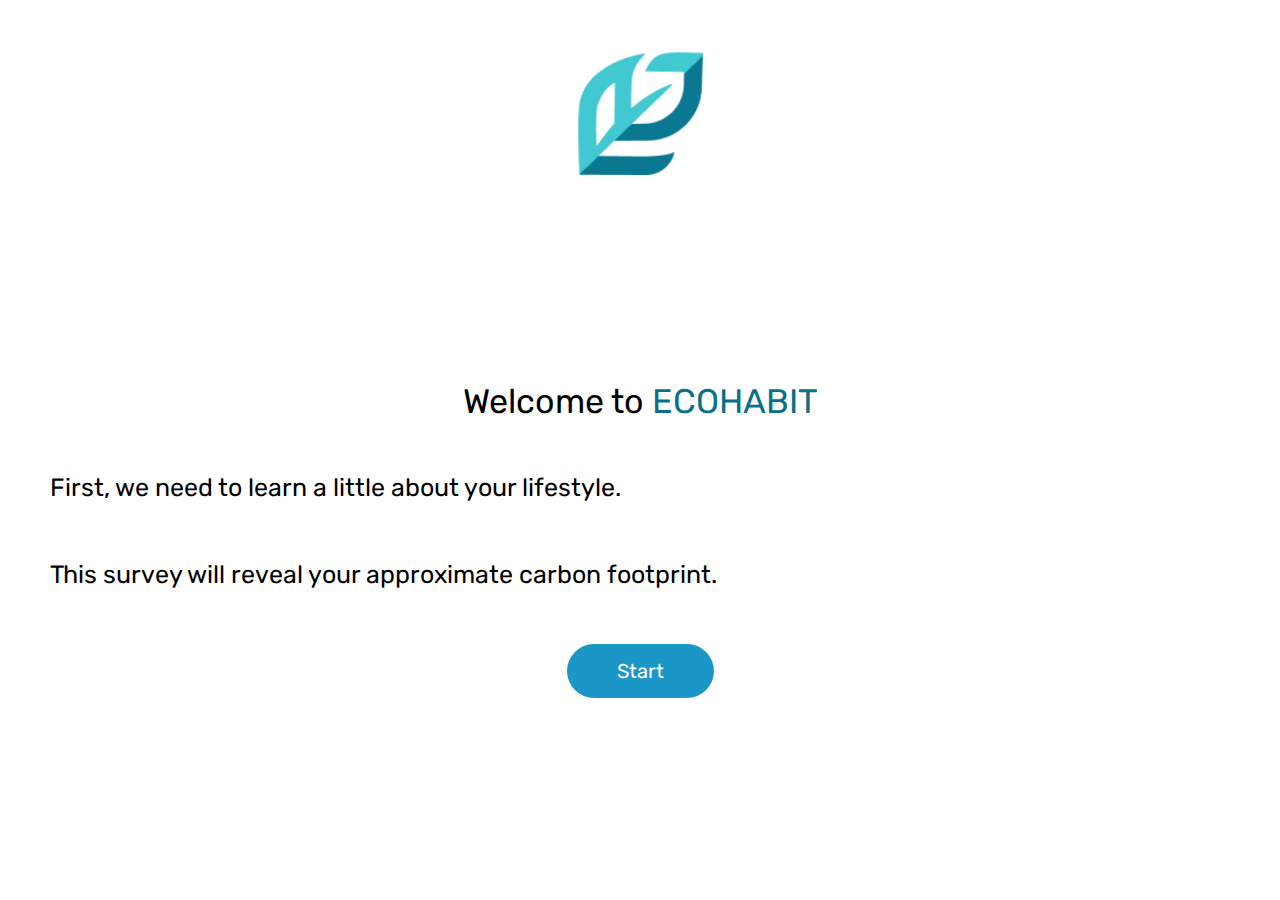
<file: index.html>
<!DOCTYPE html>

<head>
	<meta charset="UTF-8">
    <meta name="viewport" content="width= 479px, initial-scale=1.0">
    <link rel="stylesheet" href="https://fonts.googleapis.com/css?family=Rubik">
	<link rel="stylesheet" type="text/css" href="css/reset.css">
	<link rel="stylesheet" type="text/css" href="css/style.css">

	<title>ECOHABIT | Quiz</title>

</head>
<body>

<div class = "container">

	<div id="logo_mark">
		<a href="home.html"><img src="css/img/logo_mark.png" alt="logo mark"></a>
    </div>

    <div id="welcome">
    <h1>
    Welcome to <span id="brand">ECOHABIT</span>
    </h1>
    </div>

    <div id = "instructions">
    <p>
    First, we need to learn a little about your lifestyle.
    </p>

    <p>
    This survey will reveal your approximate carbon footprint.
    </p>
    </div>

    <a href="q1.html"><button>Start</button></a>



</div>





</body>
</html>
</file>
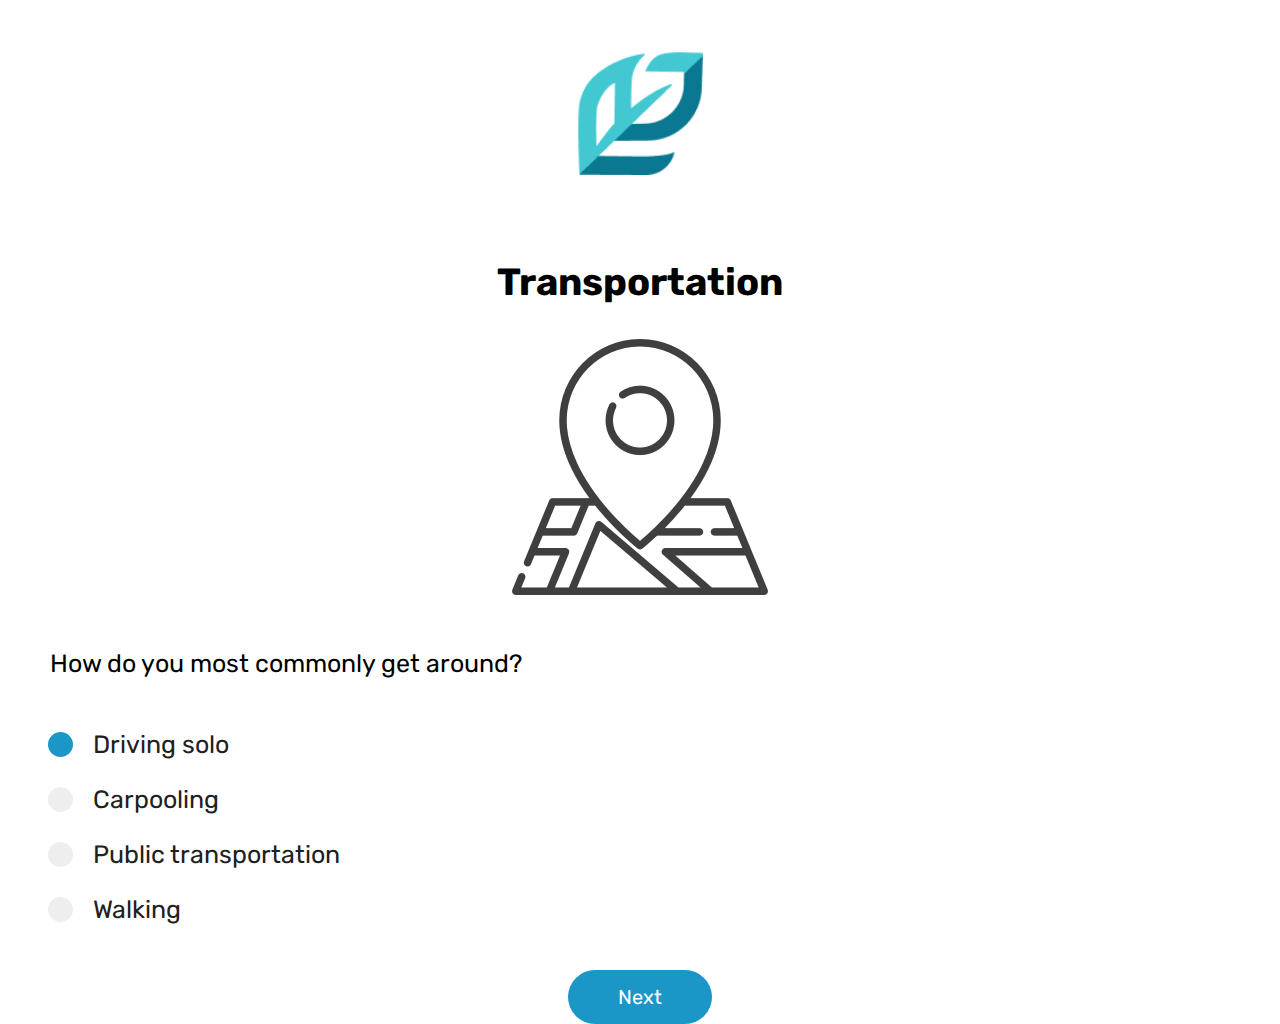
<file: q1.html>
<!DOCTYPE html>

<head>
	<meta charset="UTF-8">
    <meta name="viewport" content="width= 479px, initial-scale=1.0">
    <link rel="stylesheet" href="https://fonts.googleapis.com/css?family=Rubik">
	<link rel="stylesheet" type="text/css" href="css/reset.css">
    <link rel="stylesheet" type="text/css" href="css/style.css">
    

	<title>ECOHABIT | Quiz</title>

</head>
<body>

<div class = "container">

	<div id="logo_mark">
		<a href="home.html"><img src="css/img/logo_mark.png" alt="logo mark"></a>
    </div>

    <div id="category">
    <h2>
    Transportation
    </h2>
    </div>

    <div class = "icon">
        <img src = "css/img/map.png">
    </div>

    <div id = "question">
    <p>
    How do you most commonly get around?
    </p>
    </div>

    <div class = "answers">
    
    <label class="option">Driving solo
        <input type="radio" checked="checked" name="radio">
        <span class="checkmark"></span>
    </label>
    
    <label class="option">Carpooling
        <input type="radio" name="radio">
        <span class="checkmark"></span>
    </label>
    
    <label class="option">Public transportation
        <input type="radio" name="radio">
        <span class="checkmark"></span>
    </label>
    
    <label class="option">Walking 
        <input type="radio" name="radio">
        <span class="checkmark"></span>
    </label>

    </div>

    <a href = q2.html><button id="next">Next</button></a>

</div>





</body>
</html>
</file>
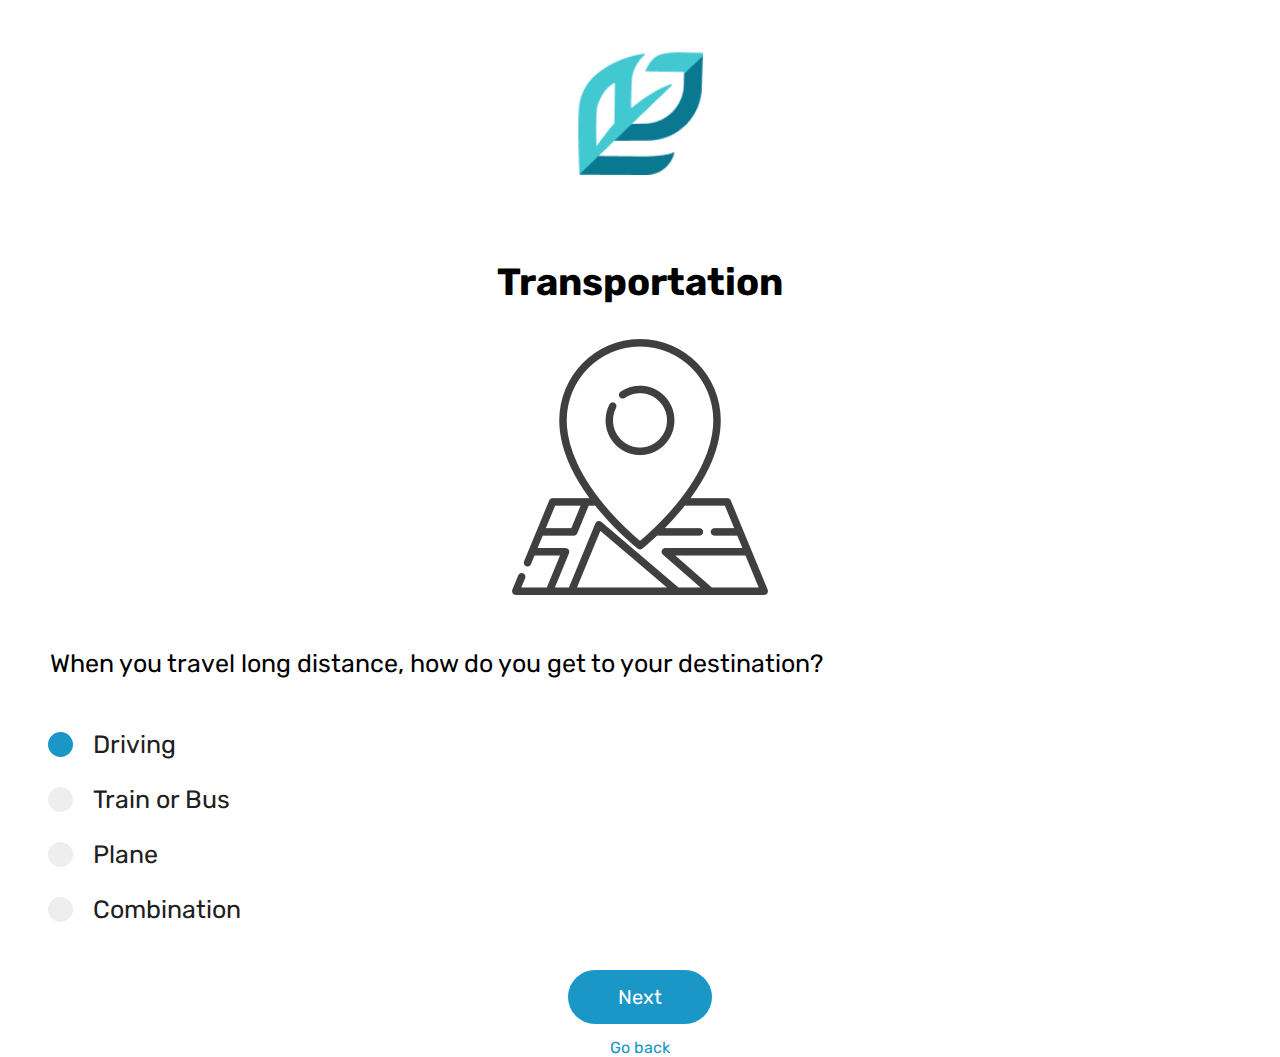
<file: q2.html>
<!DOCTYPE html>

<head>
	<meta charset="UTF-8">
    <meta name="viewport" content="width= 479px, initial-scale=1.0">
    <link rel="stylesheet" href="https://fonts.googleapis.com/css?family=Rubik">
	<link rel="stylesheet" type="text/css" href="css/reset.css">
    <link rel="stylesheet" type="text/css" href="css/style.css">
    

	<title>ECOHABIT | Quiz</title>

</head>
<body>

<div class = "container">

	<div id="logo_mark">
		<a href="home.html"><img src="css/img/logo_mark.png" alt="logo mark"></a>
    </div>

    <div id="category">
    <h2>
    Transportation
    </h2>
    </div>

    <div class = "icon">
        <img src = "css/img/map.png">
    </div>

    <div id = "question">
    <p>
    When you travel long distance, how do you get to your destination?
    </p>
    </div>

    <div class = "answers">
    
    <label class="option">Driving
        <input type="radio" checked="checked" name="radio">
        <span class="checkmark"></span>
    </label>
    
    <label class="option">Train or Bus
        <input type="radio" name="radio">
        <span class="checkmark"></span>
    </label>
    
    <label class="option">Plane
        <input type="radio" name="radio">
        <span class="checkmark"></span>
    </label>
    
    <label class="option">Combination
        <input type="radio" name="radio">
        <span class="checkmark"></span>
    </label>

    </div>

    <a href = q3.html><button id="next">Next</button></a>
    <a class = "back" href = q1.html>Go back</a>

</div>





</body>
</html>
</file>
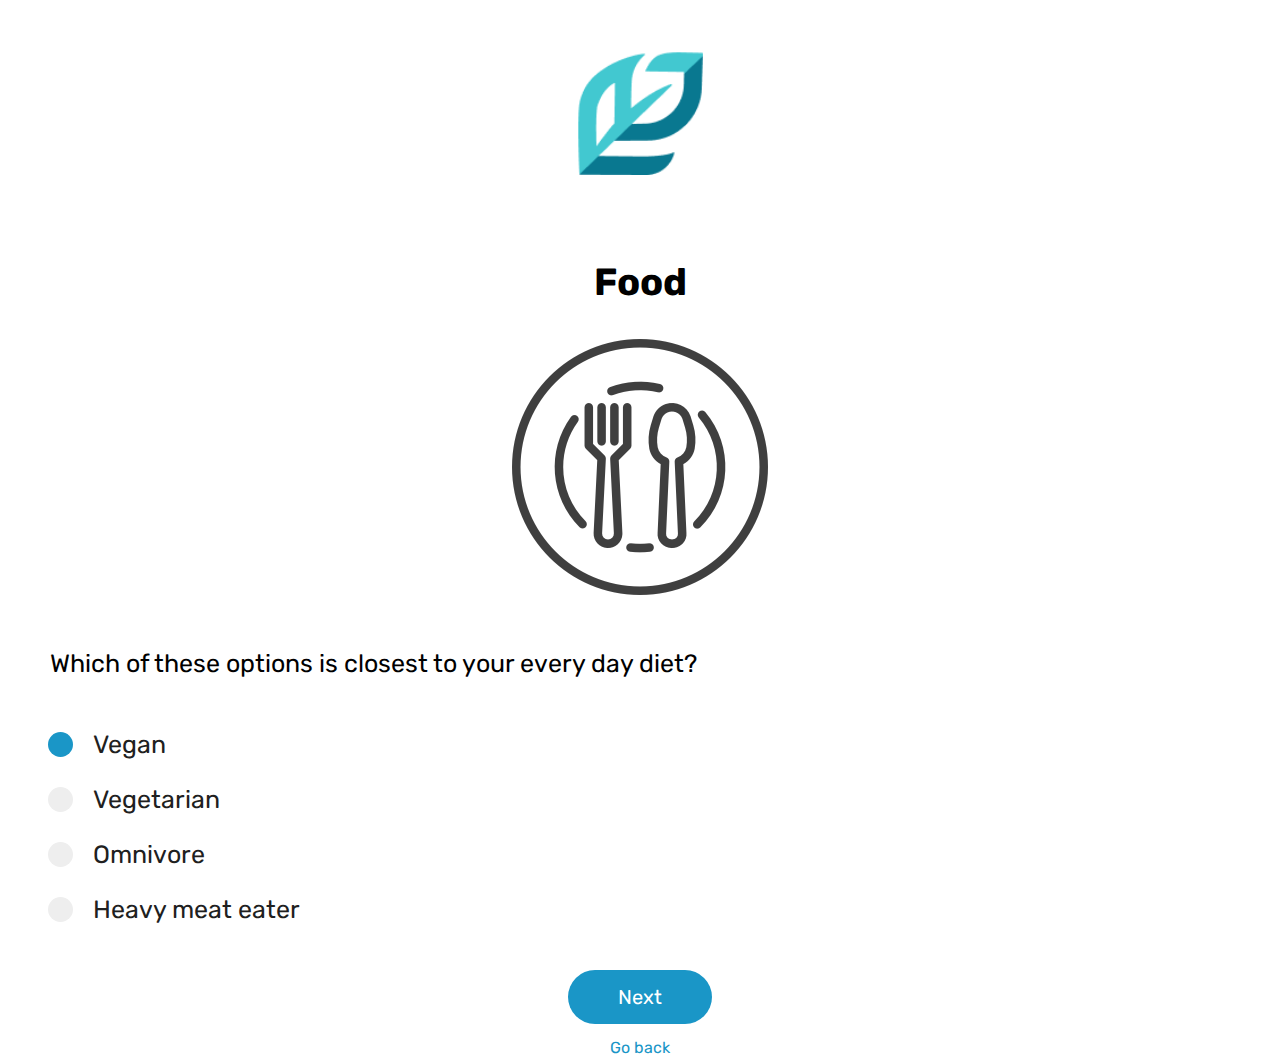
<file: q3.html>
<!DOCTYPE html>

<head>
	<meta charset="UTF-8">
    <meta name="viewport" content="width= 479px, initial-scale=1.0">
    <link rel="stylesheet" href="https://fonts.googleapis.com/css?family=Rubik">
	<link rel="stylesheet" type="text/css" href="css/reset.css">
    <link rel="stylesheet" type="text/css" href="css/style.css">
    

	<title>ECOHABIT | Quiz</title>

</head>
<body>

<div class = "container">

	<div id="logo_mark">
		<a href="home.html"><img src="css/img/logo_mark.png" alt="logo mark"></a>
    </div>

    <div id="category">
    <h2>
    Food
    </h2>
    </div>

    <div class = "icon">
        <img src = "css/img/food.png">
    </div>

    <div id = "question">
    <p>
    Which of these options is closest to your every day diet?
    </p>
    </div>

    <div class = "answers">
    
    <label class="option">Vegan
        <input type="radio" checked="checked" name="radio">
        <span class="checkmark"></span>
    </label>
    
    <label class="option">Vegetarian
        <input type="radio" name="radio">
        <span class="checkmark"></span>
    </label>
    
    <label class="option">Omnivore
        <input type="radio" name="radio">
        <span class="checkmark"></span>
    </label>
    
    <label class="option">Heavy meat eater
        <input type="radio" name="radio">
        <span class="checkmark"></span>
    </label>

    </div>

    <a href = q4.html><button id="next">Next</button></a>
    <a class = "back" href = q2.html>Go back</a>

</div>





</body>
</html>
</file>
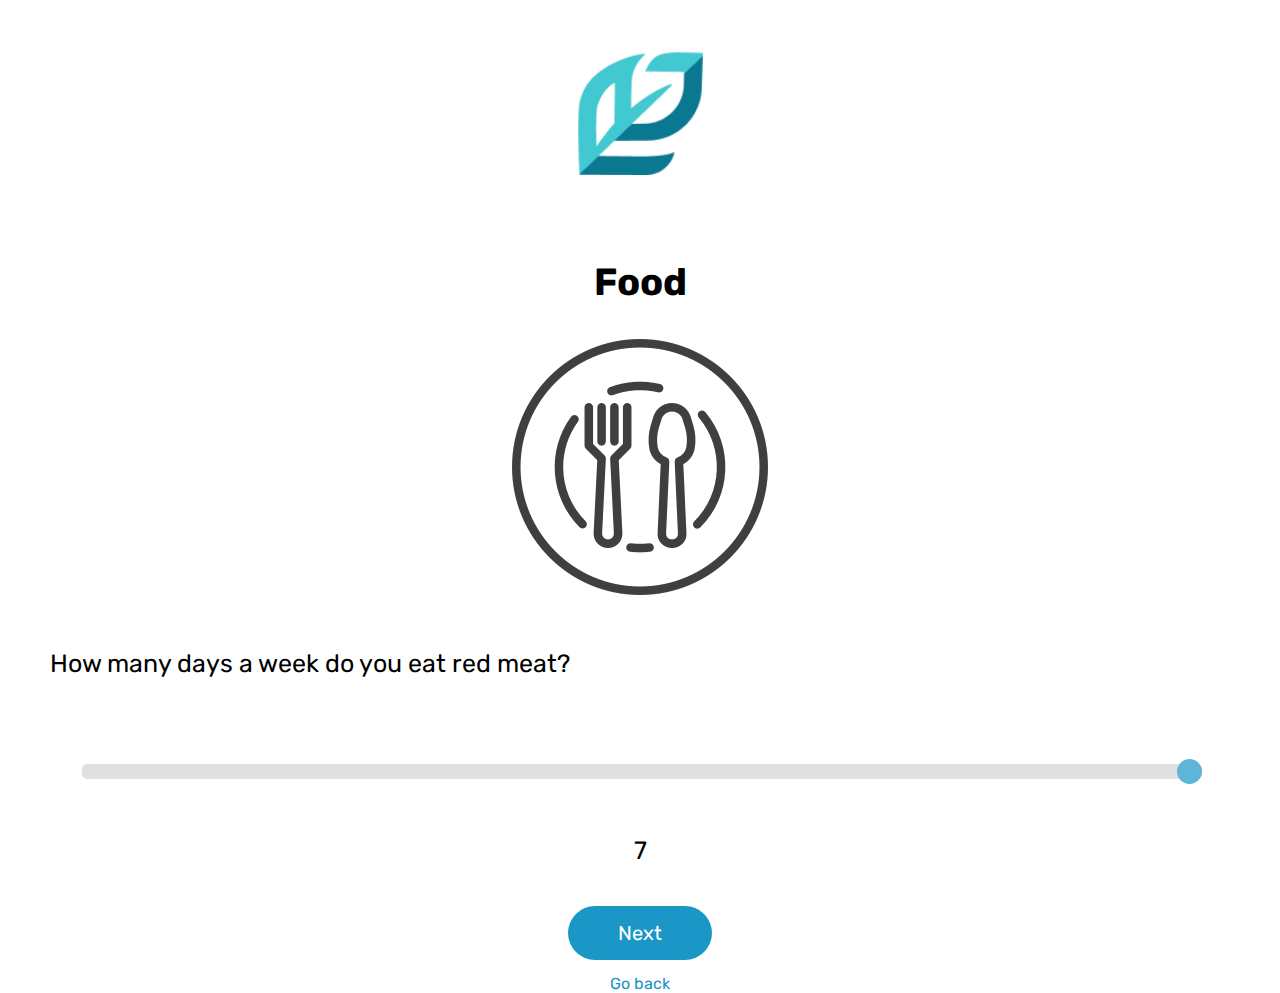
<file: q4.html>
<!DOCTYPE html>

<head>
	<meta charset="UTF-8">
    <meta name="viewport" content="width= 479px, initial-scale=1.0">
    <link rel="stylesheet" href="https://fonts.googleapis.com/css?family=Rubik">
	<link rel="stylesheet" type="text/css" href="css/reset.css">
    <link rel="stylesheet" type="text/css" href="css/style.css">
    

	<title>ECOHABIT | Quiz</title>

</head>
<body>

<div class = "container">

	<div id="logo_mark">
		<a href="home.html"><img src="css/img/logo_mark.png" alt="logo mark"></a>
    </div>

    <div id="category">
    <h2>
    Food
    </h2>
    </div>

    <div class = "icon">
        <img src = "css/img/food.png">
    </div>

    <div id = "question">
    <p>
    How many days a week do you eat red meat?
    </p>
    </div>
    
        <div class="slidecontainer">
            <input type="range" min="1" max="7" value="50" class="slider" id="myRange">
            <p><span id="daily"></span></p>
        </div>

        <script>
            var slider = document.getElementById("myRange");
            var output = document.getElementById("daily");
            output.innerHTML = slider.value; // Display the default slider value

            // Update the current slider value (each time you drag the slider handle)
            slider.oninput = function() {
            output.innerHTML = this.value;
}
        </script>

    <a href = q5.html><button id="next">Next</button></a>
    <a class = "back" href = q3.html>Go back</a>

</div>





</body>
</html>
</file>
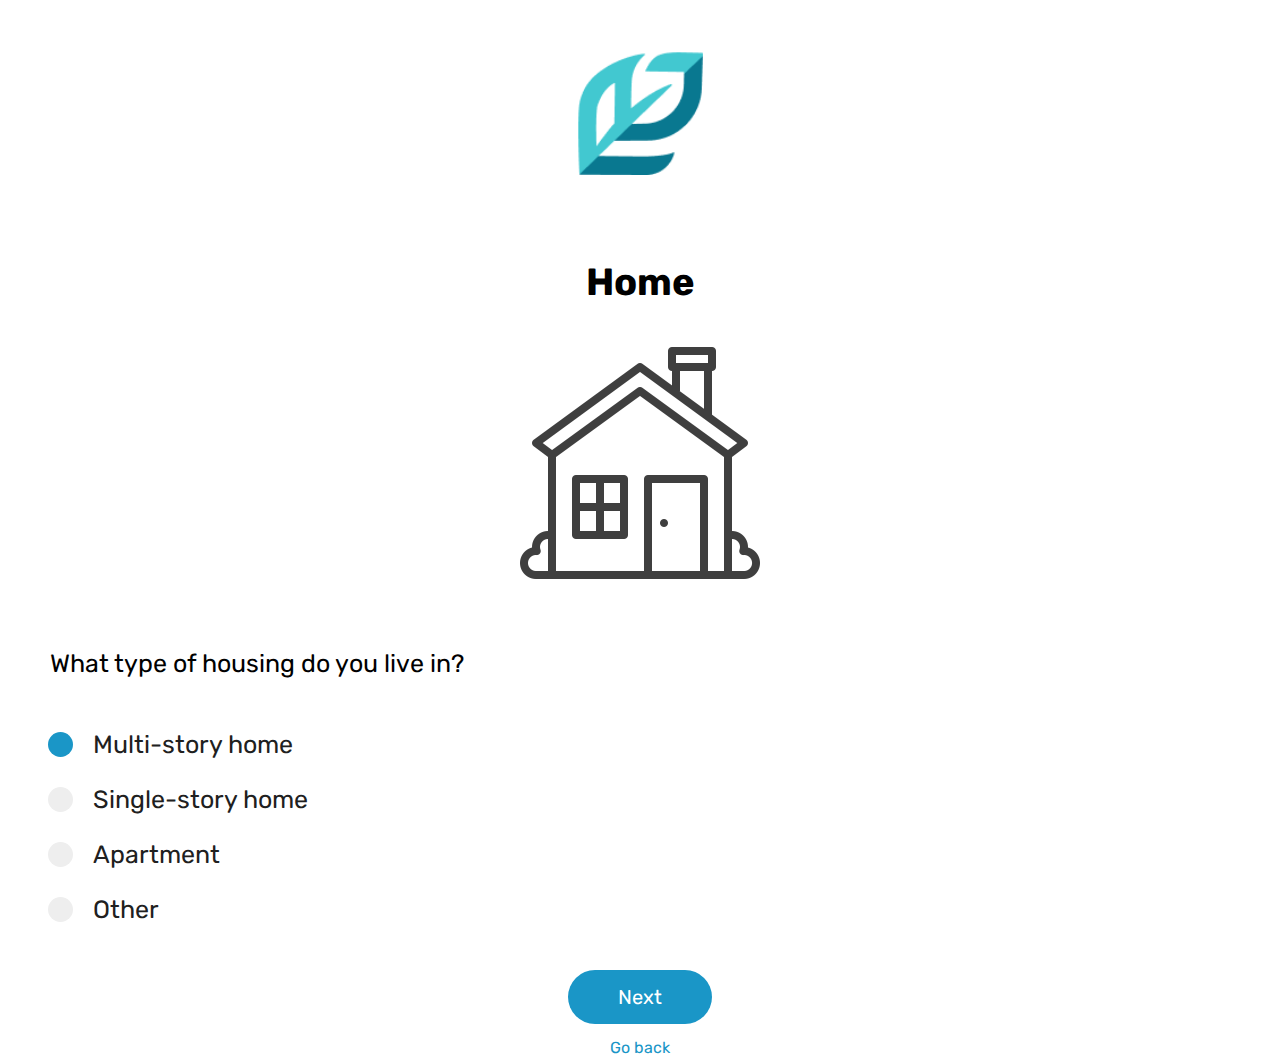
<file: q5.html>
<!DOCTYPE html>

<head>
	<meta charset="UTF-8">
    <meta name="viewport" content="width= 479px, initial-scale=1.0">
    <link rel="stylesheet" href="https://fonts.googleapis.com/css?family=Rubik">
	<link rel="stylesheet" type="text/css" href="css/reset.css">
    <link rel="stylesheet" type="text/css" href="css/style.css">
    

	<title>ECOHABIT | Quiz</title>

</head>
<body>

<div class = "container">

	<div id="logo_mark">
		<a href="home.html"><img src="css/img/logo_mark.png" alt="logo mark"></a>
    </div>

    <div id="category">
    <h2>
    Home
    </h2>
    </div>

    <div class = "icon">
        <img src = "css/img/home.png">
    </div>

    <div id = "question">
    <p>
    What type of housing do you live in?
    </p>
    </div>

    <div class = "answers">
    
    <label class="option">Multi-story home
        <input type="radio" checked="checked" name="radio">
        <span class="checkmark"></span>
    </label>
    
    <label class="option">Single-story home
        <input type="radio" name="radio">
        <span class="checkmark"></span>
    </label>
    
    <label class="option">Apartment
        <input type="radio" name="radio">
        <span class="checkmark"></span>
    </label>
    
    <label class="option">Other
        <input type="radio" name="radio">
        <span class="checkmark"></span>
    </label>

    </div>

    <a href = q6.html><button id="next">Next</button></a>
    <a class = "back" href = q3.html>Go back</a>

</div>





</body>
</html>
</file>
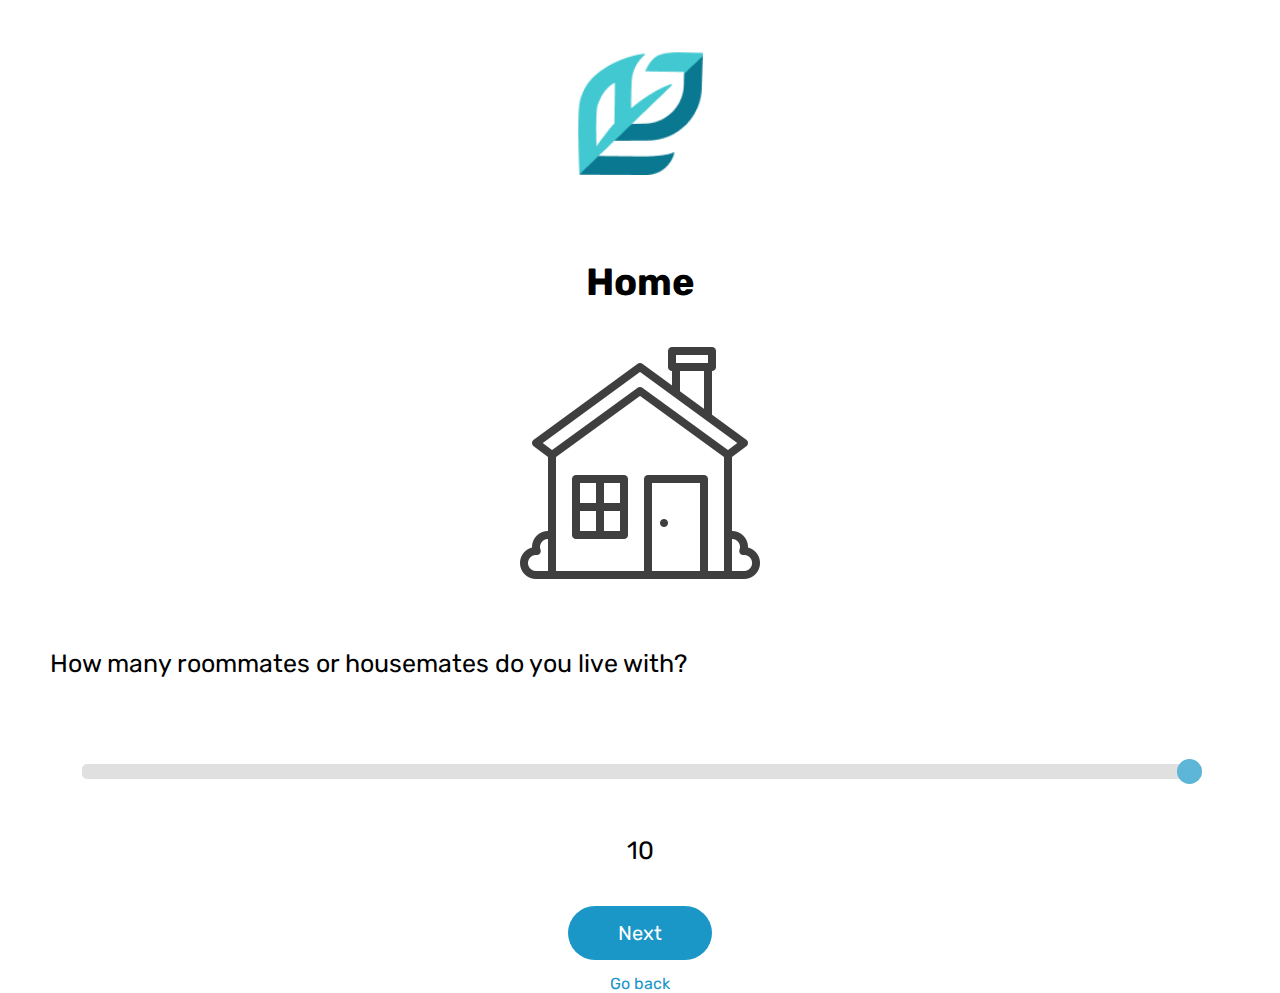
<file: q6.html>
<!DOCTYPE html>

<head>
	<meta charset="UTF-8">
    <meta name="viewport" content="width= 479px, initial-scale=1.0">
    <link rel="stylesheet" href="https://fonts.googleapis.com/css?family=Rubik">
	<link rel="stylesheet" type="text/css" href="css/reset.css">
    <link rel="stylesheet" type="text/css" href="css/style.css">
    

	<title>ECOHABIT | Quiz</title>

</head>
<body>

<div class = "container">

	<div id="logo_mark">
		<a href="home.html"><img src="css/img/logo_mark.png" alt="logo mark"></a>
    </div>

    <div id="category">
    <h2>
    Home
    </h2>
    </div>

    <div class = "icon">
        <img src = "css/img/home.png">
    </div>

    <div id = "question">
    <p>
    How many roommates or housemates do you live with?
    </p>
    </div>
    
        <div class="slidecontainer">
            <input type="range" min="0" max="10" value="50" class="slider" id="myRange">
            <p><span id="daily"></span></p>
        </div>

        <script>
            var slider = document.getElementById("myRange");
            var output = document.getElementById("daily");
            output.innerHTML = slider.value; // Display the default slider value

            // Update the current slider value (each time you drag the slider handle)
            slider.oninput = function() {
            output.innerHTML = this.value;
}
        </script>

    <a href = q7.html><button id="next">Next</button></a>
    <a class = "back" href = q5.html>Go back</a>

</div>





</body>
</html>
</file>
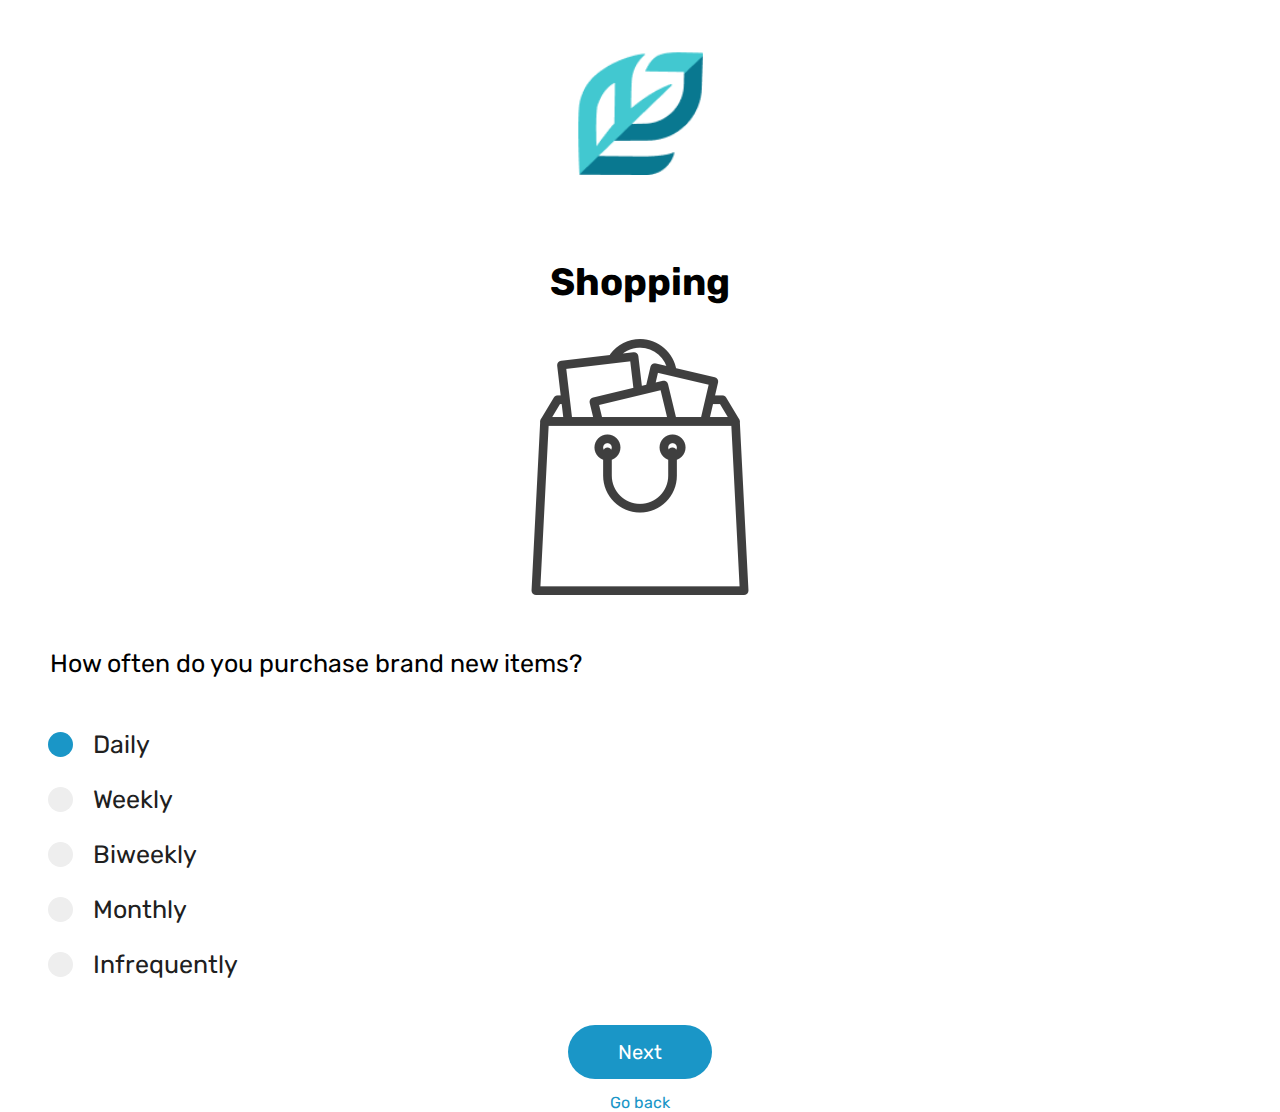
<file: q7.html>
<!DOCTYPE html>

<head>
	<meta charset="UTF-8">
    <meta name="viewport" content="width= 479px, initial-scale=1.0">
    <link rel="stylesheet" href="https://fonts.googleapis.com/css?family=Rubik">
	<link rel="stylesheet" type="text/css" href="css/reset.css">
    <link rel="stylesheet" type="text/css" href="css/style.css">
    

	<title>ECOHABIT | Quiz</title>

</head>
<body>

<div class = "container">

	<div id="logo_mark">
		<a href="home.html"><img src="css/img/logo_mark.png" alt="logo mark"></a>
    </div>

    <div id="category">
    <h2>
    Shopping
    </h2>
    </div>

    <div class = "icon">
        <img src = "css/img/shopping.png">
    </div>

    <div id = "question">
    <p>
    How often do you purchase brand new items?
    </p>
    </div>

    <div class = "answers">
    
    <label class="option">Daily
        <input type="radio" checked="checked" name="radio">
        <span class="checkmark"></span>
    </label>
    
    <label class="option">Weekly
        <input type="radio" name="radio">
        <span class="checkmark"></span>
    </label>
    
    <label class="option">Biweekly
        <input type="radio" name="radio">
        <span class="checkmark"></span>
    </label>
    
    <label class="option">Monthly
        <input type="radio" name="radio">
        <span class="checkmark"></span>
    </label>

    <label class="option">Infrequently
        <input type="radio" name="radio">
        <span class="checkmark"></span>
    </label>

    </div>

    <a href = q8.html><button id="next">Next</button></a>
    <a class = "back" href = q6.html>Go back</a>

</div>





</body>
</html>
</file>
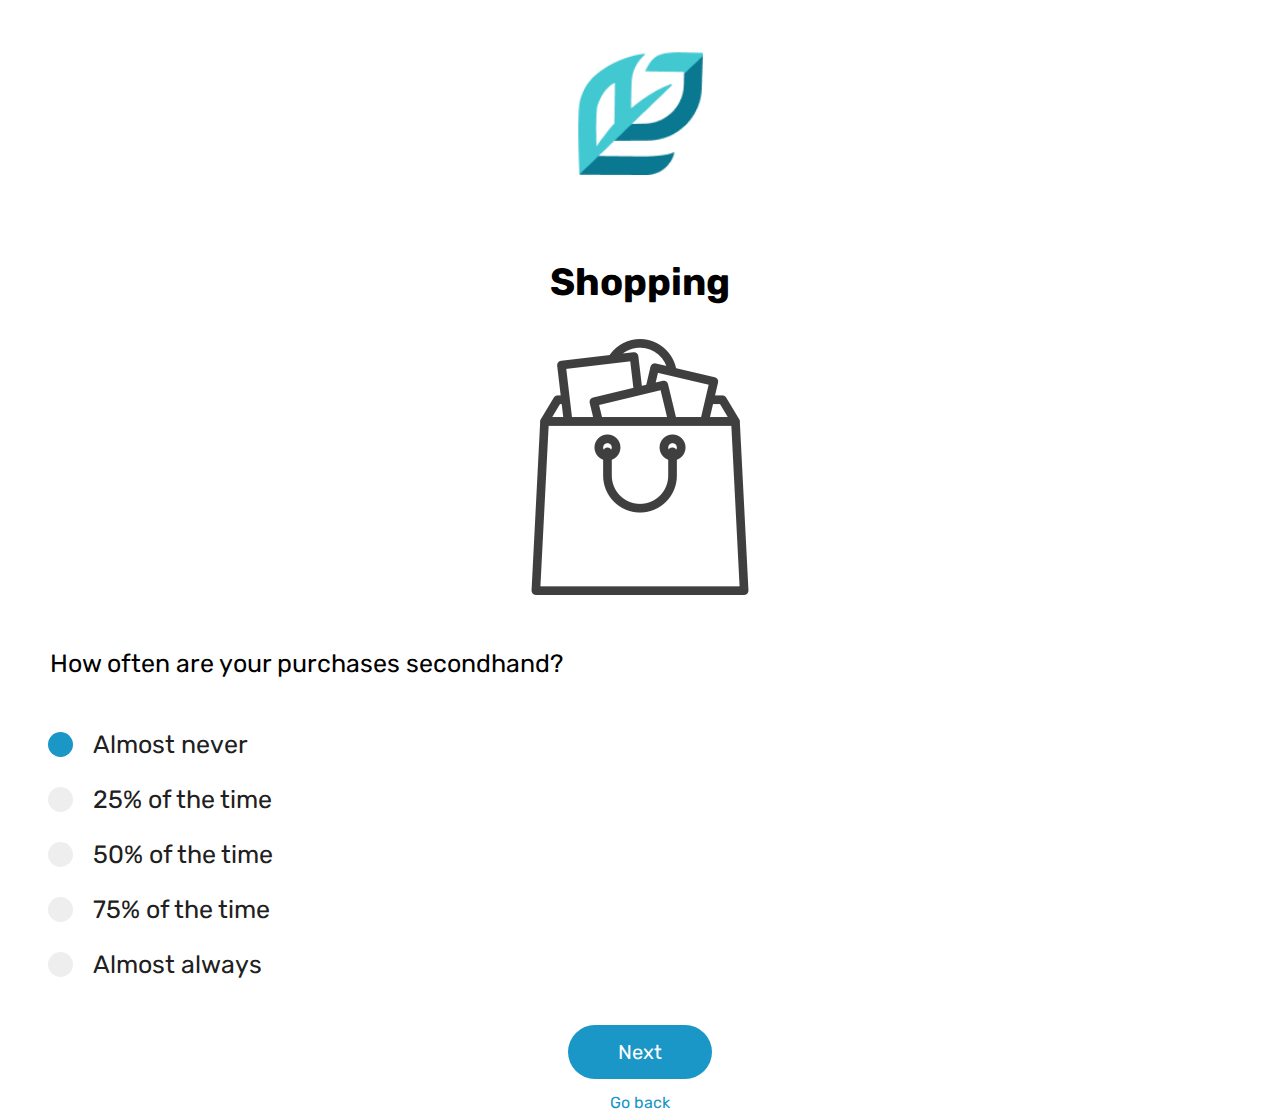
<file: q8.html>
<!DOCTYPE html>

<head>
	<meta charset="UTF-8">
    <meta name="viewport" content="width= 479px, initial-scale=1.0">
    <link rel="stylesheet" href="https://fonts.googleapis.com/css?family=Rubik">
	<link rel="stylesheet" type="text/css" href="css/reset.css">
    <link rel="stylesheet" type="text/css" href="css/style.css">
    

	<title>ECOHABIT | Quiz</title>

</head>
<body>

<div class = "container">

	<div id="logo_mark">
		<a href="home.html"><img src="css/img/logo_mark.png" alt="logo mark"></a>
    </div>

    <div id="category">
    <h2>
    Shopping
    </h2>
    </div>

    <div class = "icon">
        <img src = "css/img/shopping.png">
    </div>

    <div id = "question">
    <p>
    How often are your purchases secondhand?
    </p>
    </div>

    <div class = "answers">
    
    <label class="option">Almost never
        <input type="radio" checked="checked" name="radio">
        <span class="checkmark"></span>
    </label>
    
    <label class="option">25% of the time
        <input type="radio" name="radio">
        <span class="checkmark"></span>
    </label>
    
    <label class="option">50% of the time
        <input type="radio" name="radio">
        <span class="checkmark"></span>
    </label>
    
    <label class="option">75% of the time
        <input type="radio" name="radio">
        <span class="checkmark"></span>
    </label>

    <label class="option">Almost always
        <input type="radio" name="radio">
        <span class="checkmark"></span>
    </label>

    </div>

    <a href = q9.html><button id="next">Next</button></a>
    <a class = "back" href = q7.html>Go back</a>

</div>





</body>
</html>
</file>
<file: css/style.css>
/*--------------------------------Brand Visuals----------------------------------------*/

span#brand{
  color: #097087;
  text-transform: capitalize;
}

#logo_mark img{
  display: block;
  margin-left: auto;
  margin-right: auto;
  padding: 50px;
  width: 10%;
}

/*--------------------------------Mobile General-----------------------------------*/

.container{
	background-color: white;
	margin: 0;
	padding: 0; 
}

h1{
  margin: 1em;
	color: black;
  font-family: 'rubik', sans-serif;
  font-size: 34px;
  font-weight: normal;
  text-align: center;
}

h2{
  color: black;
  font-family: 'rubik', sans-serif;
  text-align: center;
  font-size: 38px;
  font-weight: bolder;
  margin: 1em;
}

h3{
  color: white;
  font-family: futura;
  margin: 1em 1em 1em 2em;
  font-size: 1.2em;

}

p{
	color: black;
  font-family: 'rubik', sans-serif;
  font-size: 25px;
  margin: 2em 2em 2em 2em;
  line-height: 1.5em;
}


.icon img{
  display: block;
  margin-left: auto;
  margin-right: auto;
  width: 20%;
  opacity: 75%;
}

#logo_mark img{
  display: block;
  margin-left: auto;
  margin-right: auto;
  padding: 50px;
  width: 10%;
}

button{
    background-color: #1A96C7; 
    border: none;
    color: white;
    padding: 15px 50px;
    border-radius: 50px;
    text-align: center;
    font-family: 'rubik', sans-serif;
    display: block;
    margin-left: auto;
    margin-right: auto;
    font-size: 20px;
}

a{
  text-decoration: none;
  
}
/*----------------------Intro screen-------------------------------------------------*/

#welcome{
  margin-top: 10em;
}

/*------------------------Java Script Quiz -------------------------------------------*/

.question{
  font-weight: bolder;
} 
.answers{
    margin: 3em;
}

a.back{
  font-family: 'Rubik', sans-serif;
  color: #1A96C7; 
  text-align: center;
  display: block;
  margin-top: 1em;
}

/*------------------------Radio Buttons-----------------------------------------------*/

/* Customize the label (the container) */
.option {
  display: block;
  position: relative;
  padding-left: 45px;
  margin-bottom: 30px;
  font-family: 'rubik', sans-serif;
  cursor: pointer;
  font-size: 25px;
  color: #202020;
  -webkit-user-select: none;
  -moz-user-select: none;
  -ms-user-select: none;
  user-select: none;
}

/* Hide the browser's default radio button */
.answers input {
  position: absolute;
  opacity: 0;
  cursor: pointer;
  height: 0;
  width: 0;
}

/* Create a custom radio button */
.checkmark {
  position: absolute;
  top: 0;
  left: 0;
  height: 25px;
  width: 25px;
  background-color: #eee;
  border-radius: 50%;
}

/* On mouse-over, add a grey background color */
.answers:hover input ~ .checkmark {
  background-color: #ccc;
}

/* When the radio button is checked, add a blue background */
.answers input:checked ~ .checkmark {
  background-color:  #1A96C7;
}

/* Create the indicator (the dot/circle - hidden when not checked) */
.answers:after {
  content: "";
  position: absolute;
  display: none;
}

/* Show the indicator (dot/circle) when checked */
.answers input:checked ~ .checkmark:after {
  display: block;
}

/* Style the indicator (dot/circle) */
.answers .checkmark:after {
  top: 9px;
  left: 9px;
  width: 8px;
  height: 8px;
  border-radius: 50%;
  background: white;
}


/*---------------------Slider------------------------*/

.slidecontainer {
  margin: 5em;
  height: 4em;
  display: absolute;
}

/* The slider itself */
.slider {
  -webkit-appearance: none;
  width: 100%;
  height: 15px;
  border-radius: 5px;  
  background: #d3d3d3;
  outline: none;
  opacity: 0.7;
  -webkit-transition: .2s;
  transition: opacity .2s;
}

/* Mouse-over effects */
.slider:hover {
  opacity: 1; /* Fully shown on mouse-over */
}

/* The slider handle (use -webkit- (Chrome, Opera, Safari, Edge) and -moz- (Firefox) to override default look) */
.slider::-webkit-slider-thumb {
  -webkit-appearance: none; /* Override default look */
  width: 25px; /* Set a specific slider handle width */
  height: 25px; /* Slider handle height */
  background: #4CAF50; /* Green background */
  cursor: pointer; /* Cursor on hover */
}

.slider::-webkit-slider-thumb {
  -webkit-appearance: none;
  appearance: none;
  width: 25px;
  height: 25px;
  border-radius: 50%; 
  background: #1A96C7;
  cursor: pointer;
}

#daily{
  display: block;
  text-align: center;
}
</file>
